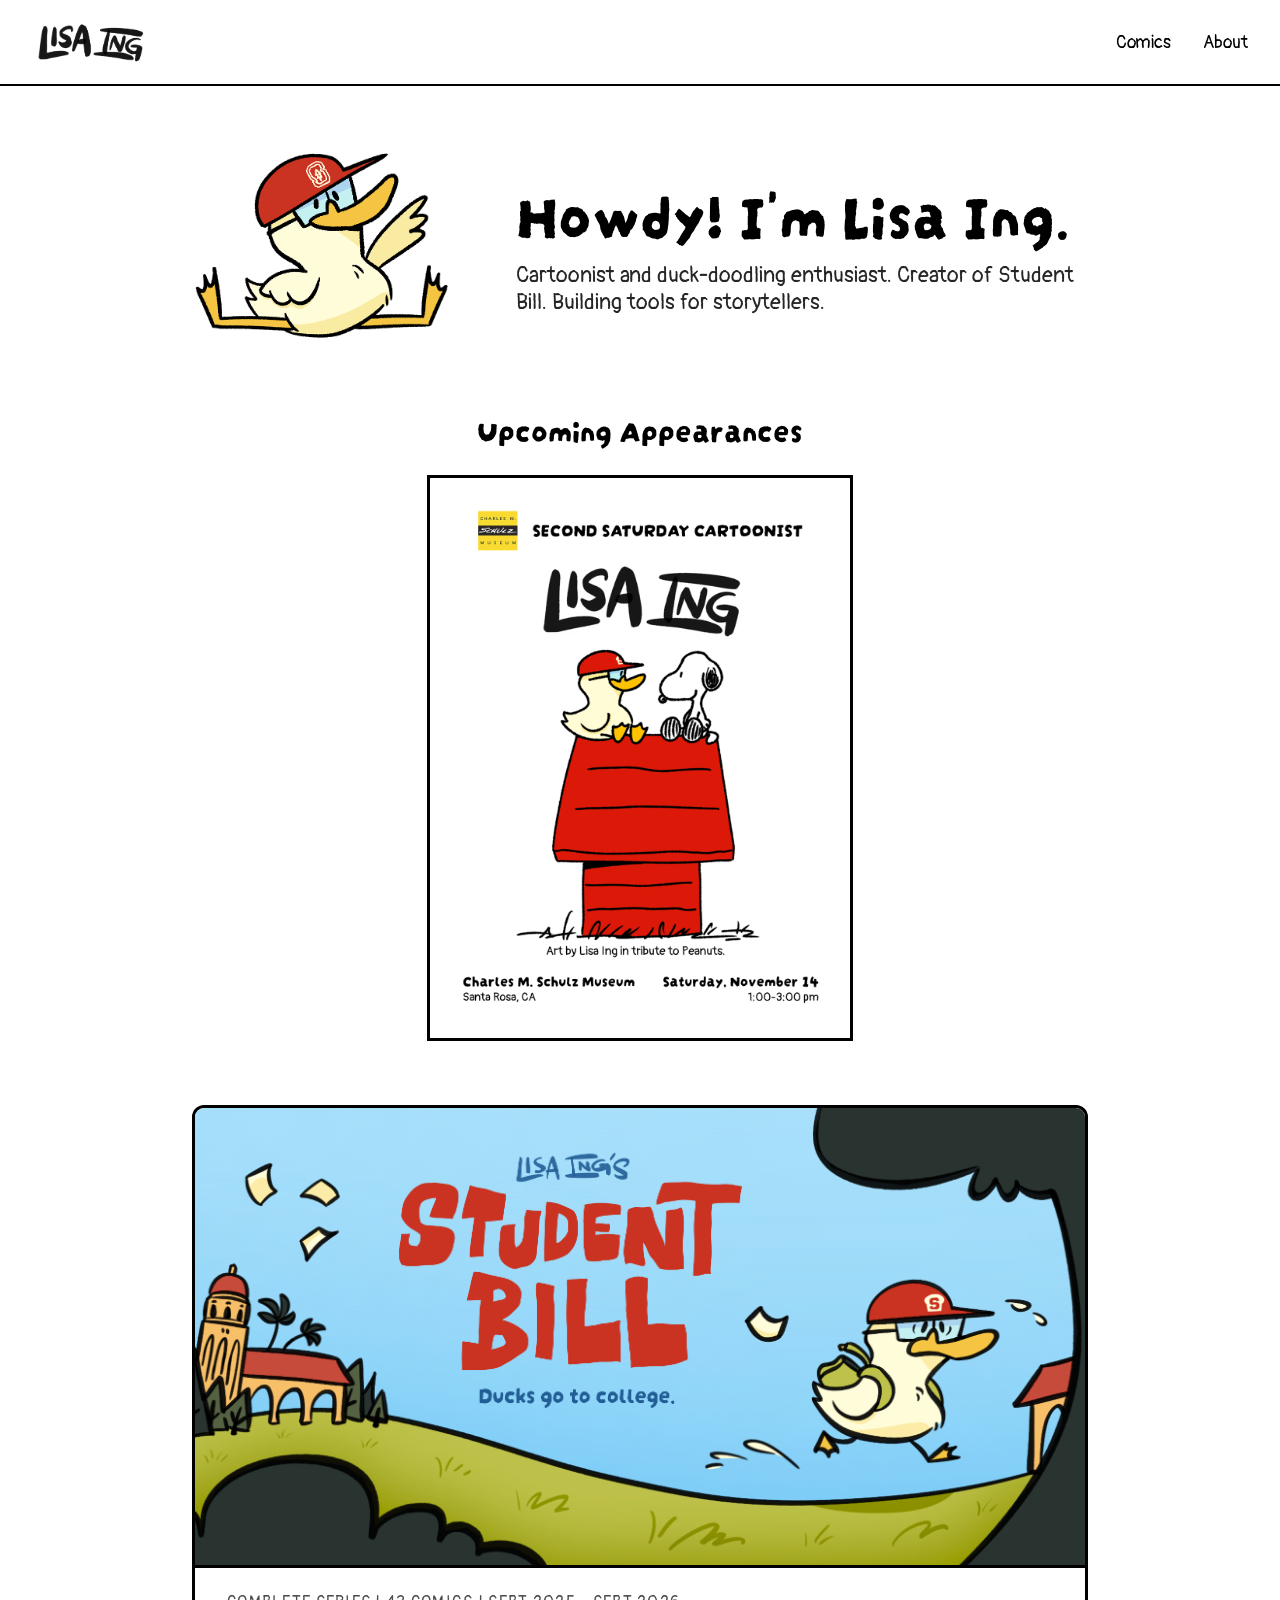
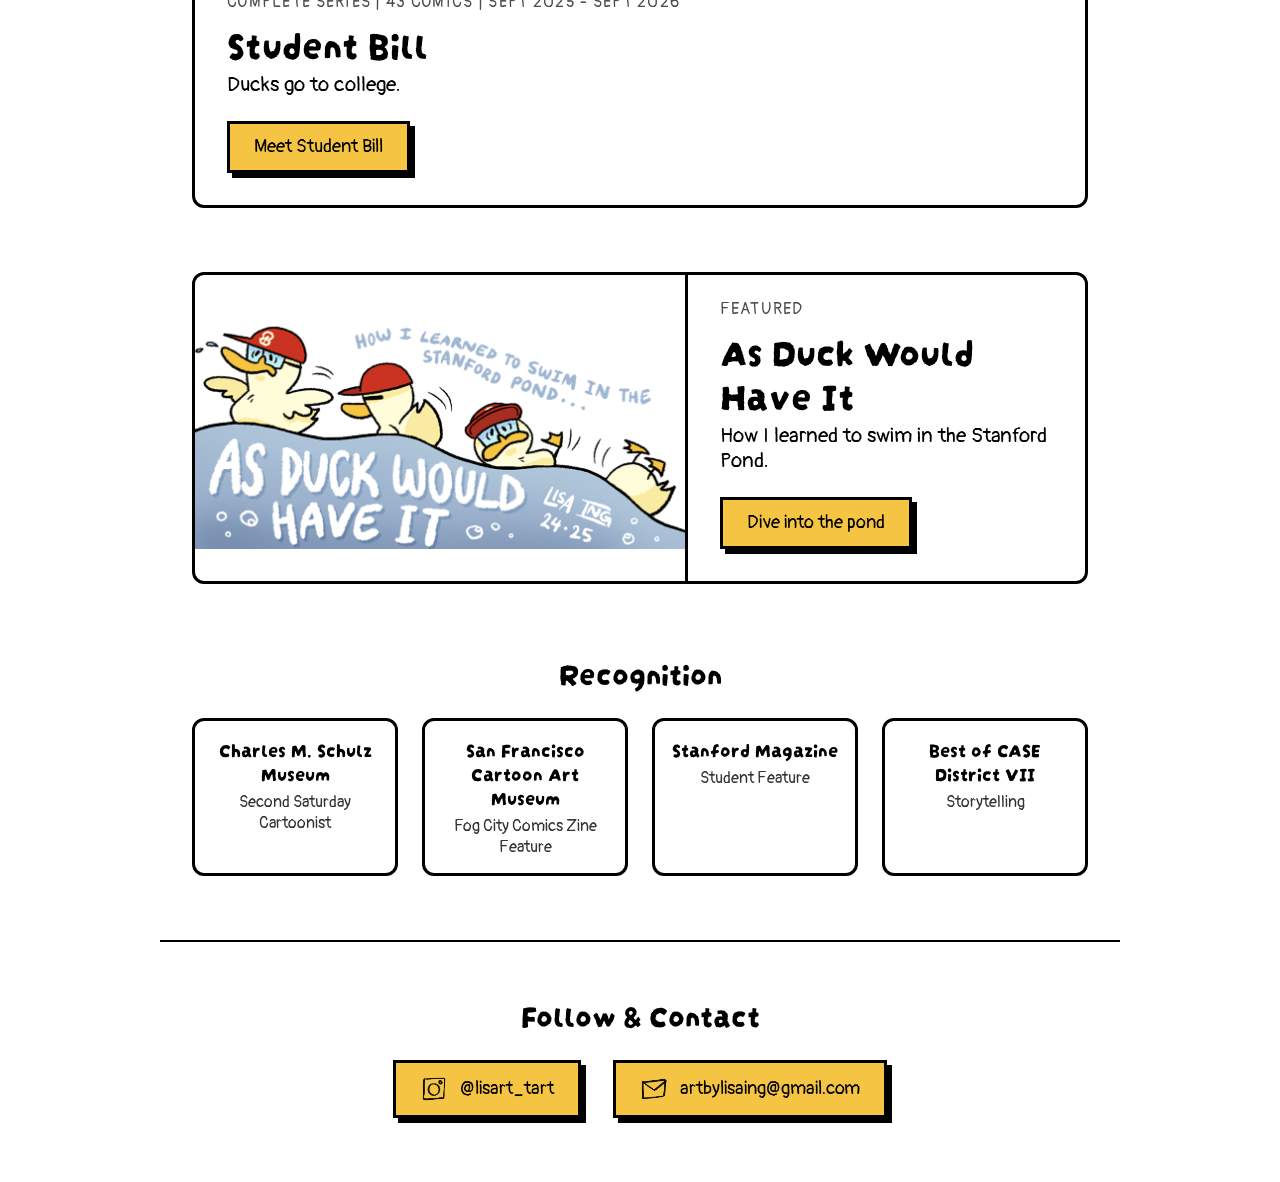
<file: index.html>
<!doctype html>
<html lang="en">
  <head>
    <meta charset="UTF-8" />
    <meta name="viewport" content="width=device-width, initial-scale=1.0" />
    <title>Lisa Ing</title>

    <!-- Google Fonts -->
    <link rel="preconnect" href="https://fonts.googleapis.com" />
    <link rel="preconnect" href="https://fonts.gstatic.com" crossorigin />
    <link
      href="https://fonts.googleapis.com/css2?family=Darumadrop+One&family=Pangolin&display=swap"
      rel="stylesheet"
    />

    <link rel="icon" type="image/png" href="assets/favicon.png" />
    <link rel="stylesheet" href="style.css" />
  </head>
  <body>
    <header class="site-header">
      <a href="./" class="site-name">
        <img width="1276" height="484" src="assets/signature-logo.png" alt="Lisa Ing, home" />
      </a>
      <nav class="site-nav">
        <a href="comics/">Comics</a>
        <a href="about/">About</a>
      </nav>
    </header>

    <main>
      <section class="hero">
        <img width="661" height="485" src="assets/duck.png" alt="Duck illustration" class="duck" />
        <div class="intro">
          <h1>Howdy! I'm Lisa Ing.</h1>
          <p>
            Cartoonist and duck-doodling enthusiast. Creator of Student Bill.
            Building tools for storytellers.
          </p>
        </div>
      </section>

      <section class="spotlight">
        <section class="appearances" aria-labelledby="appearances-title">
          <h2 id="appearances-title" class="section-title">
            Upcoming Appearances
          </h2>
          <a
            href="https://schulzmuseum.org/lisa-ing/"
            target="_blank"
            rel="noopener noreferrer"
            class="poster-link"
          >
            <img width="1080" height="1440" loading="lazy" decoding="async"
              src="assets/Schulz%20Museum%20Poster.png"
              alt="Charles M. Schulz Museum Second Saturday Cartoonist poster: Lisa Ing. A duck in a red cap sits on Snoopy's doghouse next to Snoopy. Saturday, November 14, 1:00-3:00 pm, Santa Rosa, CA."
              class="poster"
            />
          </a>
        </section>

        <!-- Flagship: Student Bill -->
        <section class="feature feature-flagship" aria-labelledby="sb-title">
          <img width="3662" height="1882" loading="lazy" decoding="async"
            src="assets/student-bill-banner.png"
            alt="Student Bill: Ducks go to college. A duck in a red cap and backpack runs across a hill toward the Stanford campus."
            class="feature-img"
          />
          <div class="feature-body">
            <p class="eyebrow">
              Complete Series | 43 comics | Sept 2025 - Sept 2026
            </p>
            <h2 id="sb-title">Student Bill</h2>
            <p class="feature-meta">Ducks go to college.</p>
            <a href="comics/student-bill/" class="btn">Meet Student Bill</a>
          </div>
        </section>

        <!-- Featured: As Duck Would Have It -->
        <section
          class="feature feature-secondary"
          aria-labelledby="aduck-title"
        >
          <img width="987" height="487" loading="lazy" decoding="async"
            src="assets/as-duck-would-have-it-banner.png"
            alt="As Duck Would Have It: four ducklings in red caps tumble down a wave. How I learned to swim in the Stanford Pond."
            class="feature-img"
          />
          <div class="feature-body">
            <p class="eyebrow">Featured</p>
            <h2 id="aduck-title">As Duck Would Have It</h2>
            <p class="feature-meta">
              How I learned to swim in the Stanford Pond.
            </p>
            <a href="comics/as-duck-would-have-it/" class="btn"
              >Dive into the pond</a
            >
          </div>
        </section>

        <!-- Recognition strip -->
        <section class="recognition" aria-labelledby="rec-title">
          <h2 id="rec-title" class="section-title">Recognition</h2>
          <ul class="rec-list">
            <li>
              <a
                href="https://schulzmuseum.org/lisa-ing/"
                target="_blank"
                rel="noopener noreferrer"
                class="rec-item"
              >
                <span class="rec-title">Charles M. Schulz Museum</span>
                <span class="rec-sub">Second Saturday Cartoonist</span>
              </a>
            </li>
            <li>
              <a
                href="https://www.cartoonart.org/fog-city-comics-zine"
                target="_blank"
                rel="noopener noreferrer"
                class="rec-item"
              >
                <span class="rec-title">San Francisco Cartoon Art Museum</span>
                <span class="rec-sub">Fog City Comics Zine Feature</span>
              </a>
            </li>
            <li>
              <a
                href="https://stanfordmag.org/contents/as-duck-would-have-it"
                target="_blank"
                rel="noopener noreferrer"
                class="rec-item"
              >
                <span class="rec-title">Stanford Magazine</span>
                <span class="rec-sub">Student Feature</span>
              </a>
            </li>
            <li>
              <a
                href="https://caseawards.secure-platform.com/a/gallery/rounds/501/details/276316"
                target="_blank"
                rel="noopener noreferrer"
                class="rec-item"
              >
                <span class="rec-title">Best of CASE District VII</span>
                <span class="rec-sub">Storytelling</span>
              </a>
            </li>
          </ul>
        </section>
      </section>
    </main>

    <footer class="site-footer">
      <h2 class="section-title">Follow &amp; Contact</h2>
      <div class="btn-row">
        <a
          href="https://www.instagram.com/lisart_tart/"
          target="_blank"
          rel="noopener noreferrer"
          class="btn btn-icon"
        >
          <img width="105" height="105" src="assets/icon-instagram.png" alt="" />
          <span>@lisart_tart</span>
        </a>
        <a href="mailto:artbylisaing@gmail.com" class="btn btn-icon">
          <img width="105" height="105" src="assets/icon-mail.png" alt="" />
          <span>artbylisaing@gmail.com</span>
        </a>
      </div>
    </footer>
  </body>
</html>
</file>
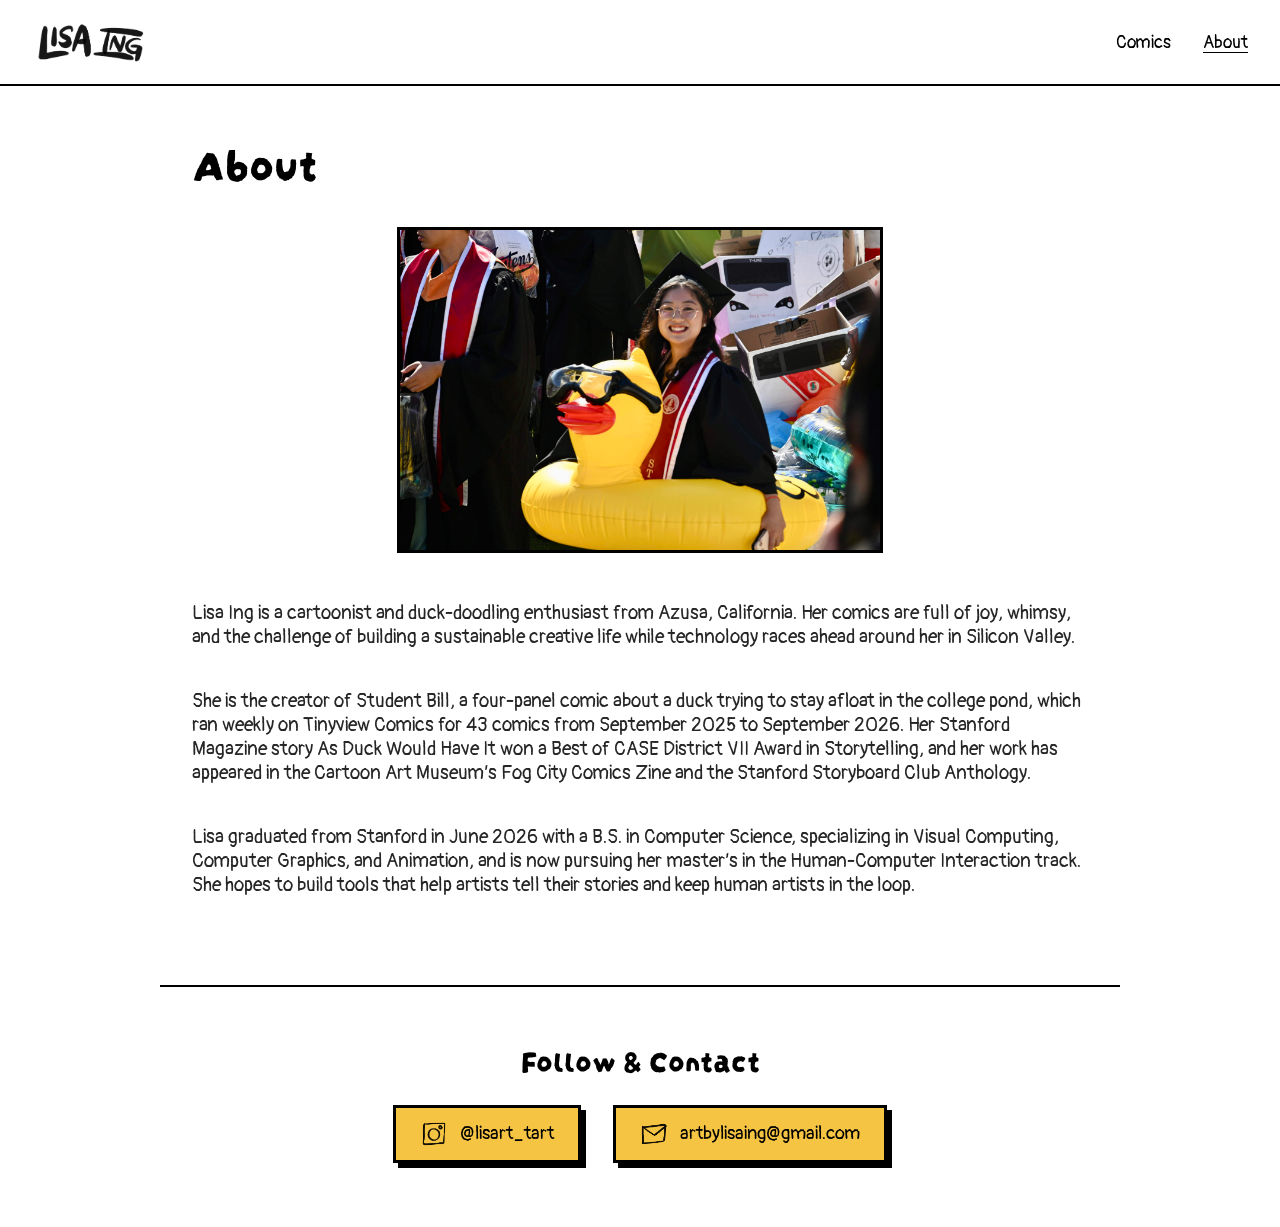
<file: about/index.html>
<!doctype html>
<html lang="en">
  <head>
    <meta charset="UTF-8" />
    <meta name="viewport" content="width=device-width, initial-scale=1.0" />
    <title>About | Lisa Ing</title>

    <!-- Google Fonts -->
    <link rel="preconnect" href="https://fonts.googleapis.com" />
    <link rel="preconnect" href="https://fonts.gstatic.com" crossorigin />
    <link
      href="https://fonts.googleapis.com/css2?family=Darumadrop+One&family=Pangolin&display=swap"
      rel="stylesheet"
    />

    <link rel="icon" type="image/png" href="../assets/favicon.png" />
    <link rel="stylesheet" href="../style.css" />
  </head>
  <body>
    <header class="site-header">
      <a href="../" class="site-name">
        <img width="1276" height="484" src="../assets/signature-logo.png" alt="Lisa Ing, home" />
      </a>
      <nav class="site-nav">
        <a href="../comics/">Comics</a>
        <a href="../about/" aria-current="page">About</a>
      </nav>
    </header>

    <main class="subpage">
      <h1>About</h1>
      <img width="3240" height="2160"
        src="../comics/student-bill/grad_duck.jpg"
        alt="Illustration of a duck in graduation attire"
        class="sb-note-img"
      />
      <p class="lede">
        Lisa Ing is a cartoonist and duck-doodling enthusiast from Azusa,
        California. Her comics are full of joy, whimsy, and the challenge of
        building a sustainable creative life while technology races ahead around
        her in Silicon Valley.
      </p>
      <p class="lede">
        She is the creator of Student Bill, a four-panel comic about a duck
        trying to stay afloat in the college pond, which ran weekly on Tinyview
        Comics for 43 comics from September 2025 to September 2026. Her Stanford
        Magazine story As Duck Would Have It won a Best of CASE District VII
        Award in Storytelling, and her work has appeared in the Cartoon Art
        Museum’s Fog City Comics Zine and the Stanford Storyboard Club
        Anthology.
      </p>
      <p class="lede">
        Lisa graduated from Stanford in June 2026 with a B.S. in Computer
        Science, specializing in Visual Computing, Computer Graphics, and
        Animation, and is now pursuing her master’s in the Human-Computer
        Interaction track. She hopes to build tools that help artists tell their
        stories and keep human artists in the loop.
      </p>
    </main>

    <footer class="site-footer">
      <h2 class="section-title">Follow &amp; Contact</h2>
      <div class="btn-row">
        <a
          href="https://www.instagram.com/lisart_tart/"
          target="_blank"
          rel="noopener noreferrer"
          class="btn btn-icon"
        >
          <img width="105" height="105" src="../assets/icon-instagram.png" alt="" />
          <span>@lisart_tart</span>
        </a>
        <a href="mailto:artbylisaing@gmail.com" class="btn btn-icon">
          <img width="105" height="105" src="../assets/icon-mail.png" alt="" />
          <span>artbylisaing@gmail.com</span>
        </a>
      </div>
    </footer>
  </body>
</html>
</file>
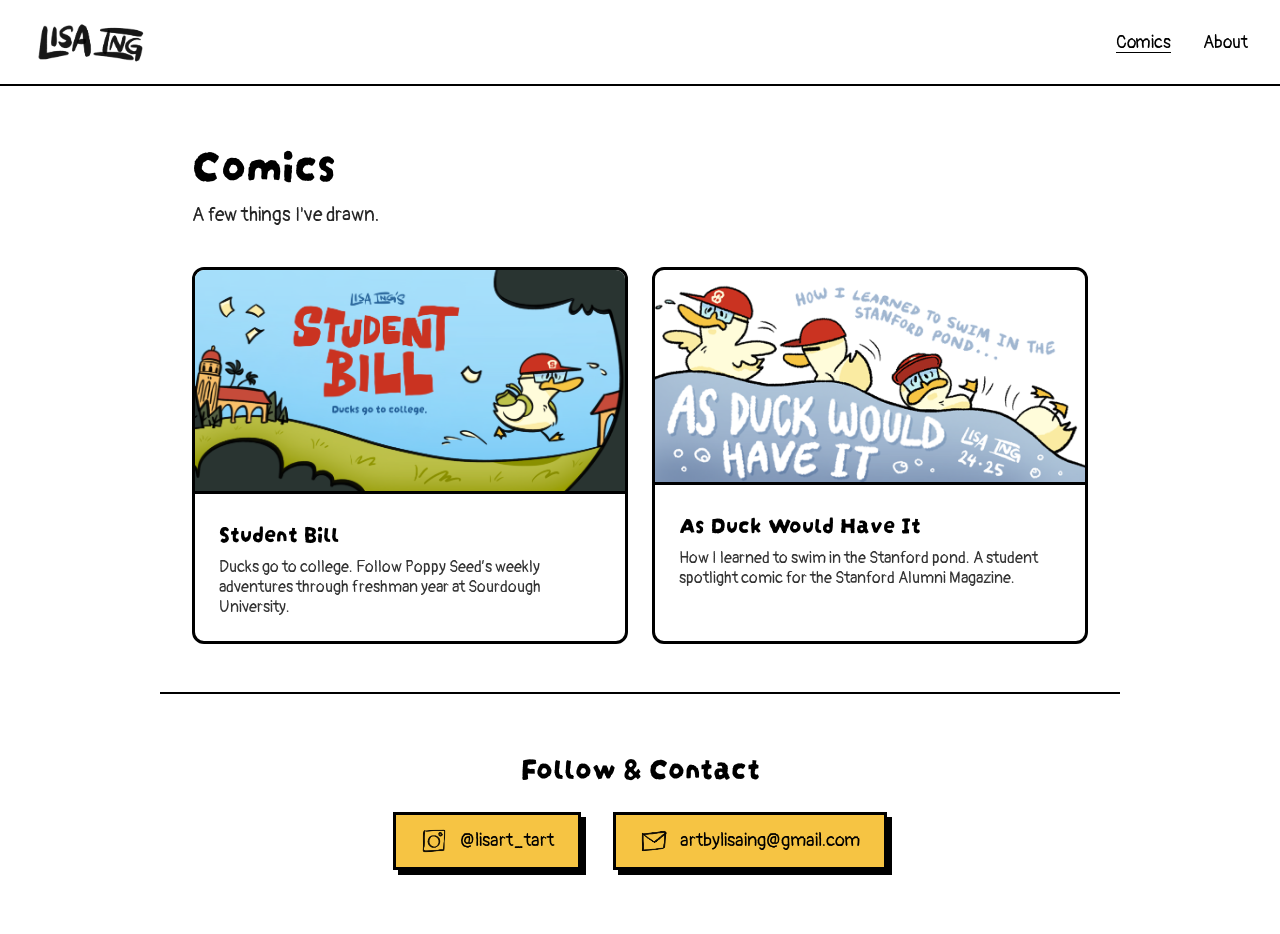
<file: comics/index.html>
<!doctype html>
<html lang="en">
  <head>
    <meta charset="UTF-8" />
    <meta name="viewport" content="width=device-width, initial-scale=1.0" />
    <title>Comics | Lisa Ing</title>

    <!-- Google Fonts -->
    <link rel="preconnect" href="https://fonts.googleapis.com" />
    <link rel="preconnect" href="https://fonts.gstatic.com" crossorigin />
    <link
      href="https://fonts.googleapis.com/css2?family=Darumadrop+One&family=Pangolin&display=swap"
      rel="stylesheet"
    />

    <link rel="icon" type="image/png" href="../assets/favicon.png" />
    <link rel="stylesheet" href="../style.css" />
  </head>
  <body>
    <header class="site-header">
      <a href="../" class="site-name">
        <img width="1276" height="484" src="../assets/signature-logo.png" alt="Lisa Ing, home" />
      </a>
      <nav class="site-nav">
        <a href="../comics/" aria-current="page">Comics</a>
        <a href="../about/">About</a>
      </nav>
    </header>

    <main class="subpage">
      <h1>Comics</h1>
      <p class="lede">A few things I've drawn.</p>

      <div class="cards">
        <a href="student-bill/" class="card card-project">
          <img width="3662" height="1882"
            src="../assets/student-bill-banner.png"
            alt="Student Bill: Ducks go to college. A duck in a red cap and backpack runs across a hill toward the Stanford campus."
          />
          <div class="card-body">
            <h2>Student Bill</h2>
            <p>
              Ducks go to college. Follow Poppy Seed’s weekly adventures through
              freshman year at Sourdough University.
            </p>
          </div>
        </a>
        <a href="as-duck-would-have-it/" class="card card-project">
          <img width="987" height="487"
            src="../assets/as-duck-would-have-it-banner.png"
            alt="As Duck Would Have It: four ducklings in red caps tumble down a wave."
          />
          <div class="card-body">
            <h2>As Duck Would Have It</h2>
            <p>
              How I learned to swim in the Stanford pond. A student spotlight
              comic for the Stanford Alumni Magazine.
            </p>
          </div>
        </a>
      </div>
    </main>

    <footer class="site-footer">
      <h2 class="section-title">Follow &amp; Contact</h2>
      <div class="btn-row">
        <a
          href="https://www.instagram.com/lisart_tart/"
          target="_blank"
          rel="noopener noreferrer"
          class="btn btn-icon"
        >
          <img width="105" height="105" src="../assets/icon-instagram.png" alt="" />
          <span>@lisart_tart</span>
        </a>
        <a href="mailto:artbylisaing@gmail.com" class="btn btn-icon">
          <img width="105" height="105" src="../assets/icon-mail.png" alt="" />
          <span>artbylisaing@gmail.com</span>
        </a>
      </div>
    </footer>
  </body>
</html>
</file>
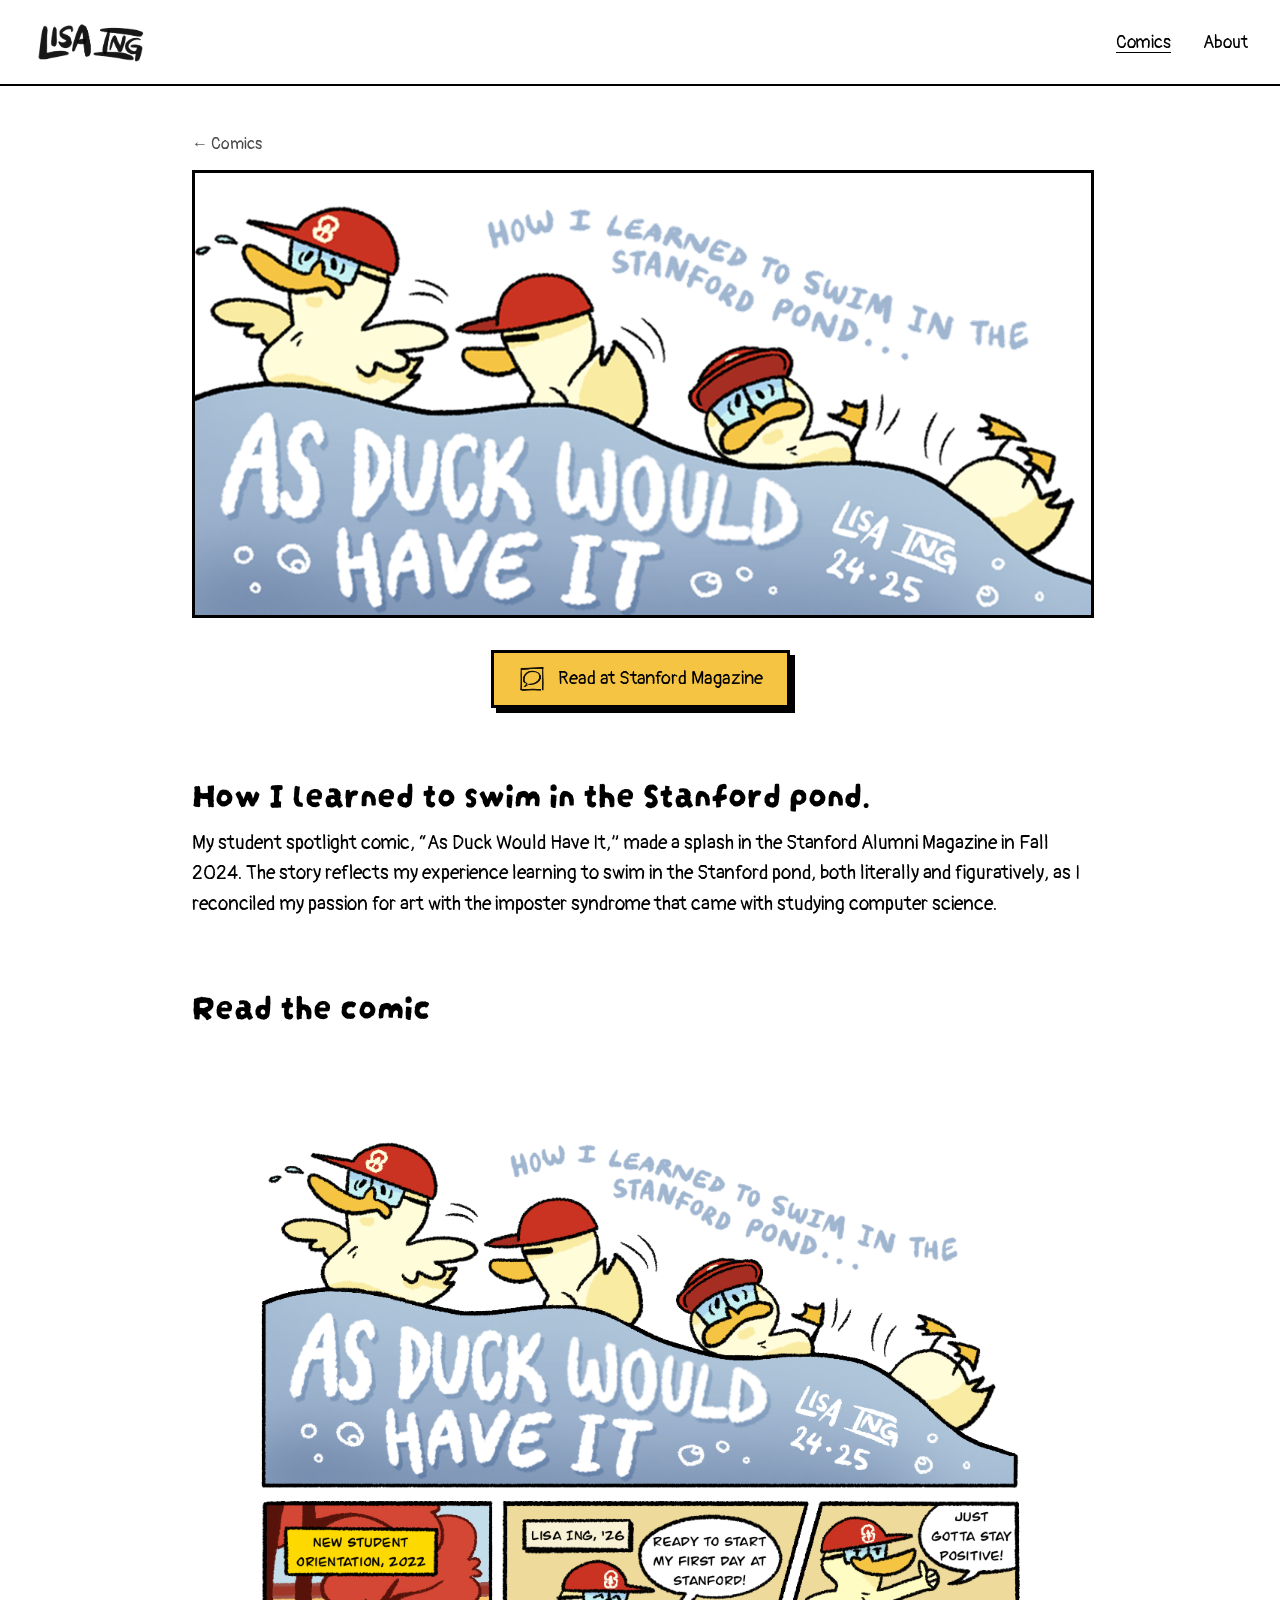
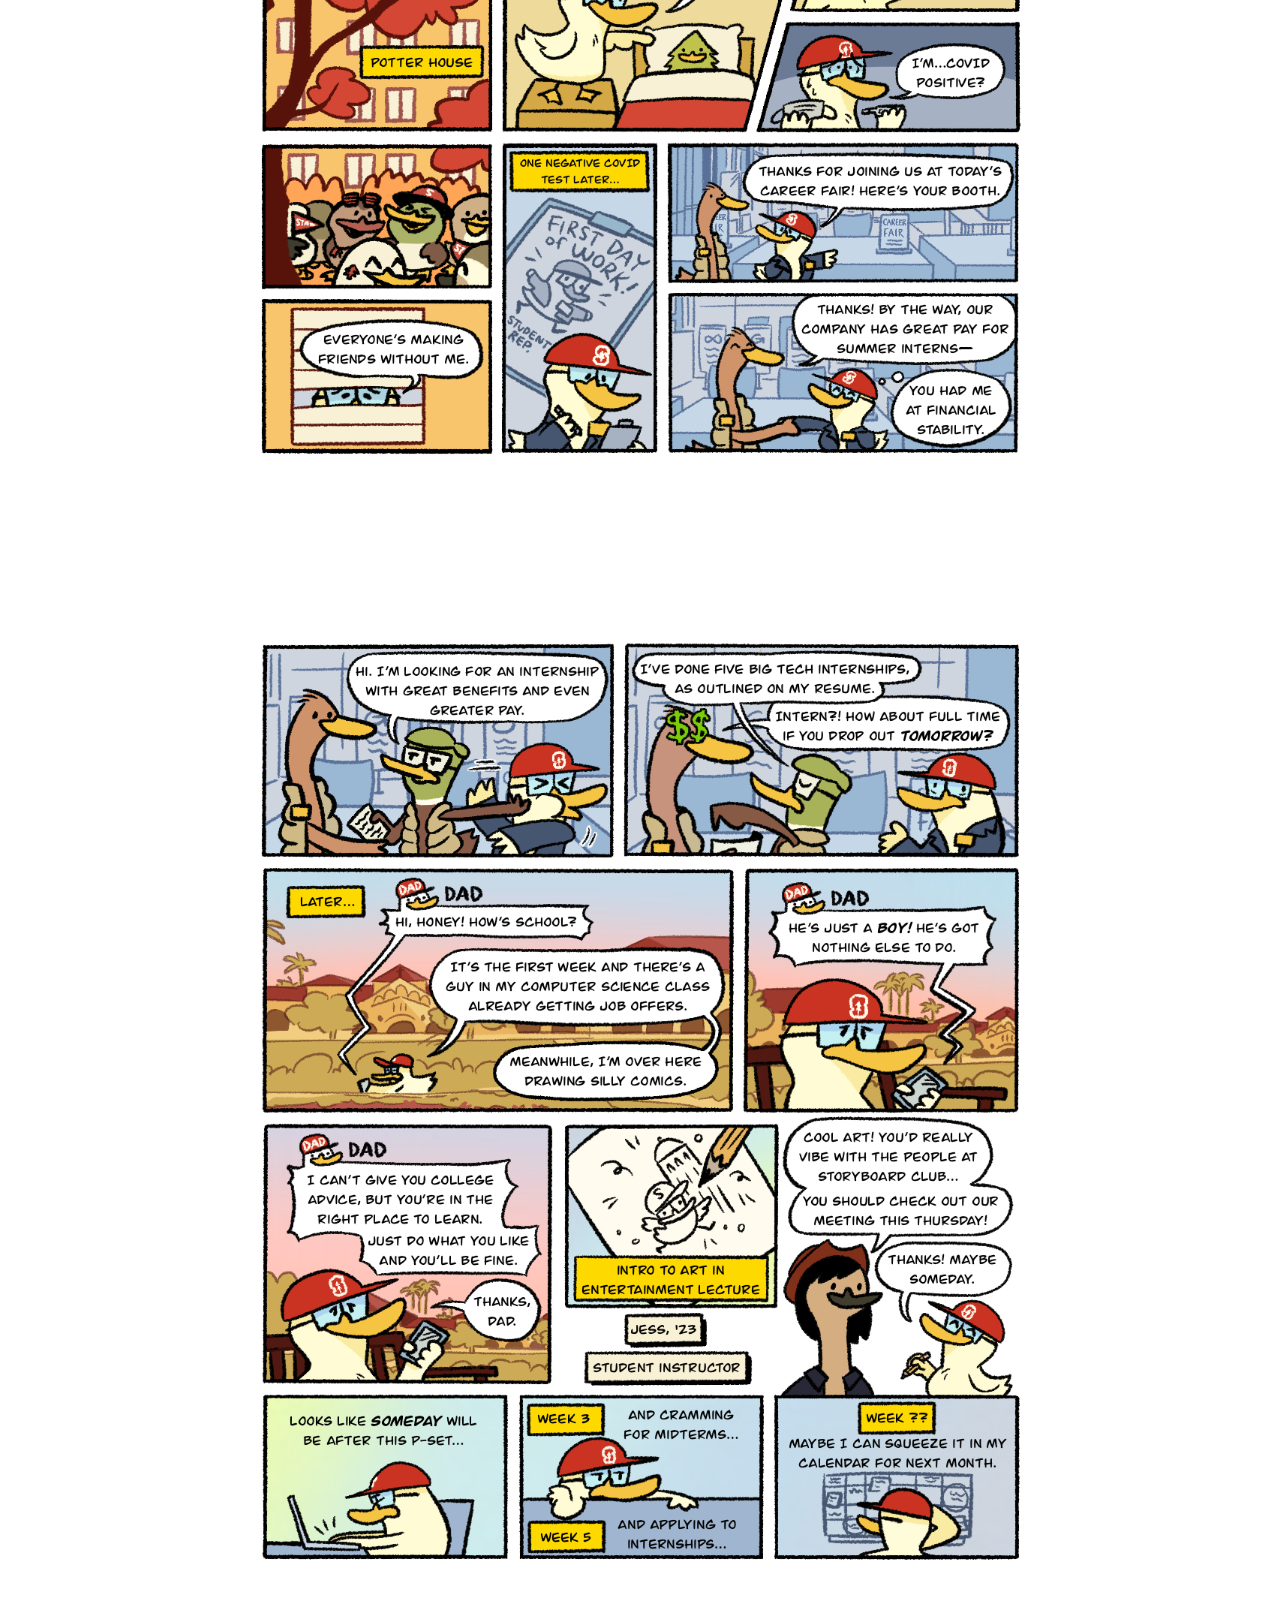
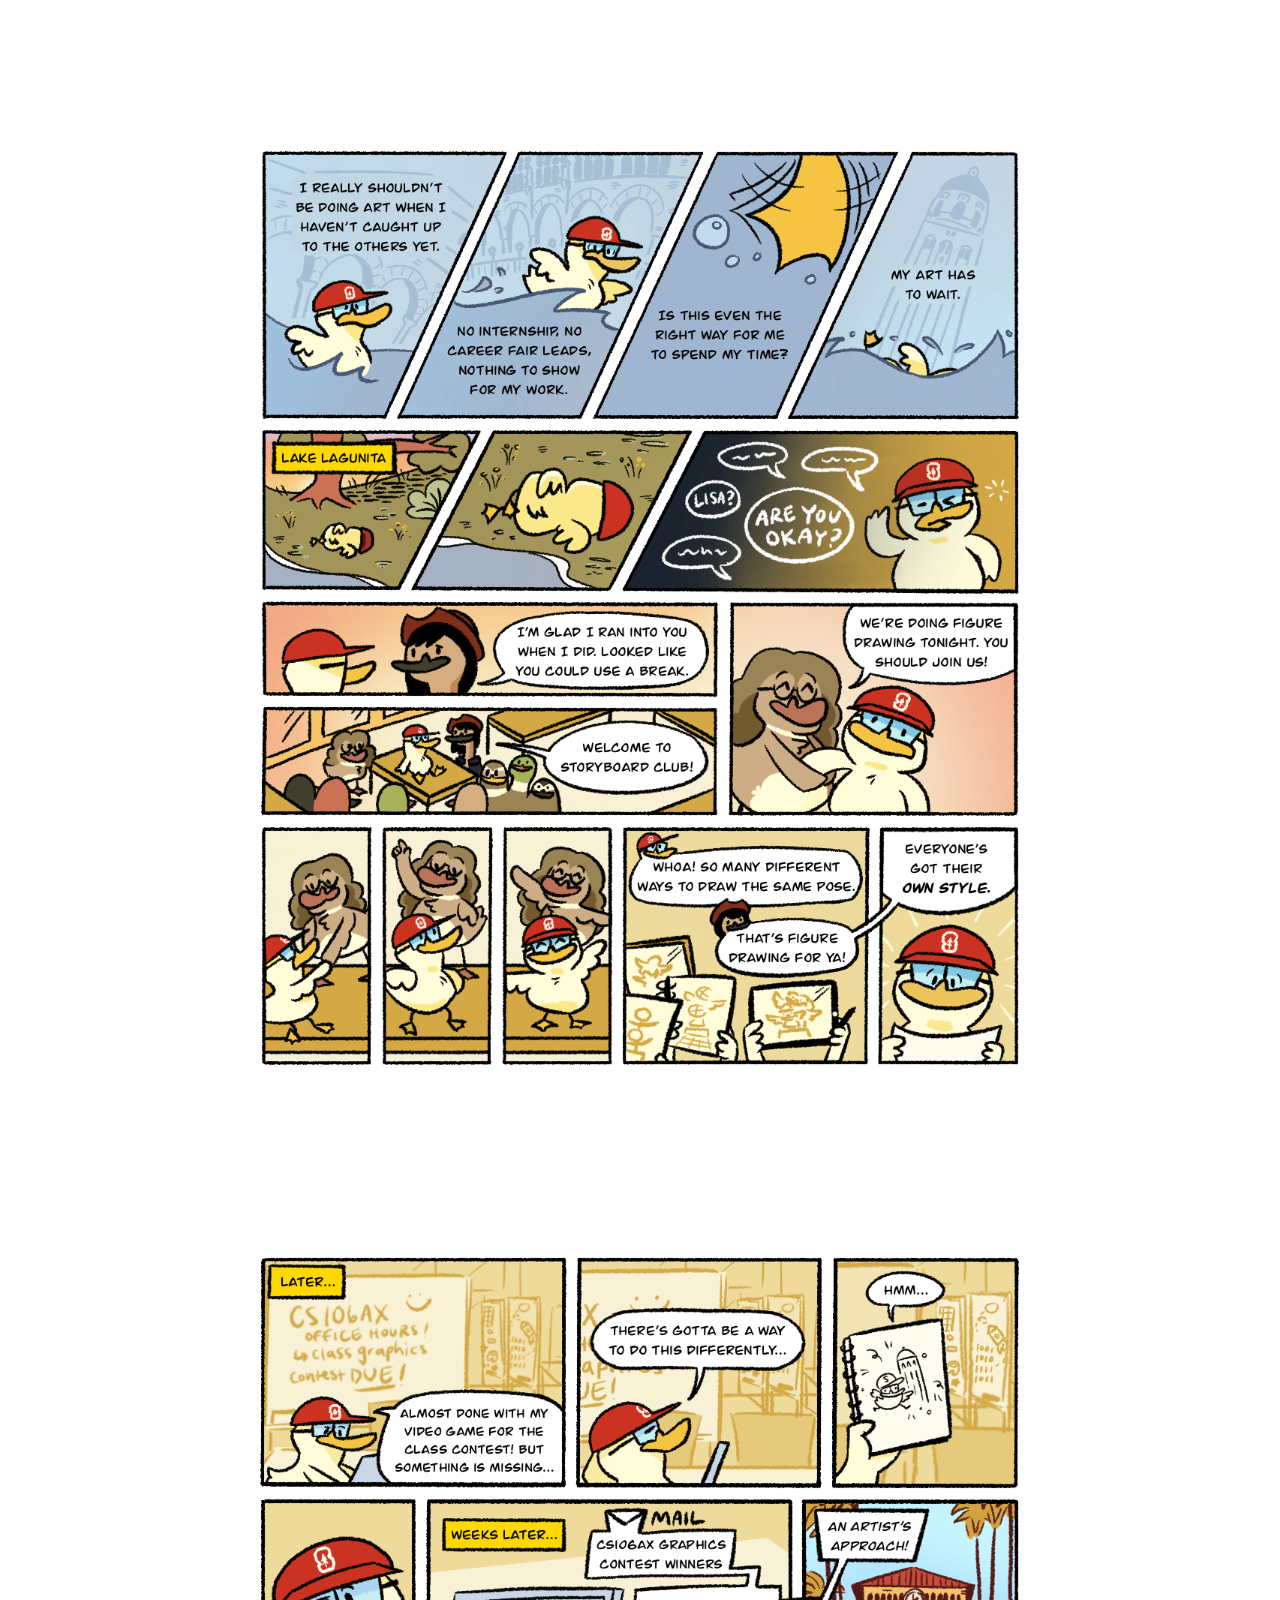
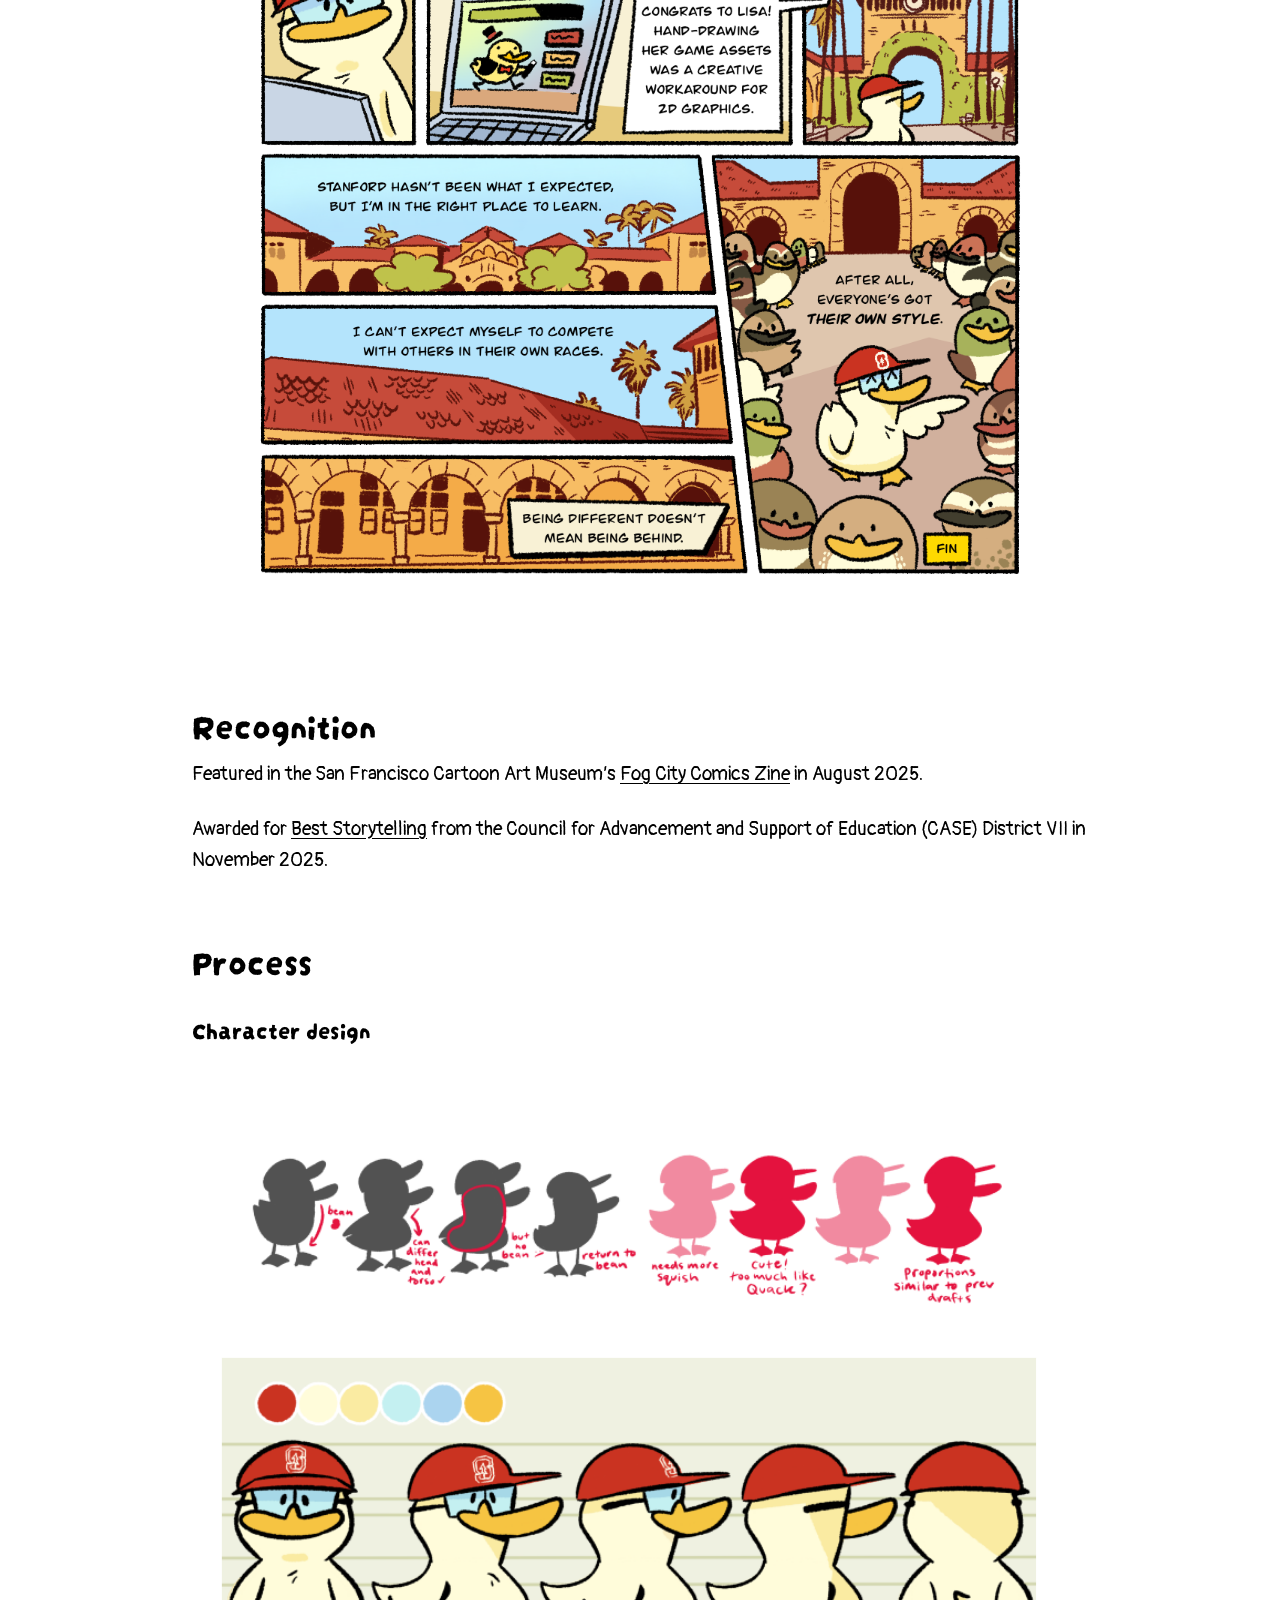
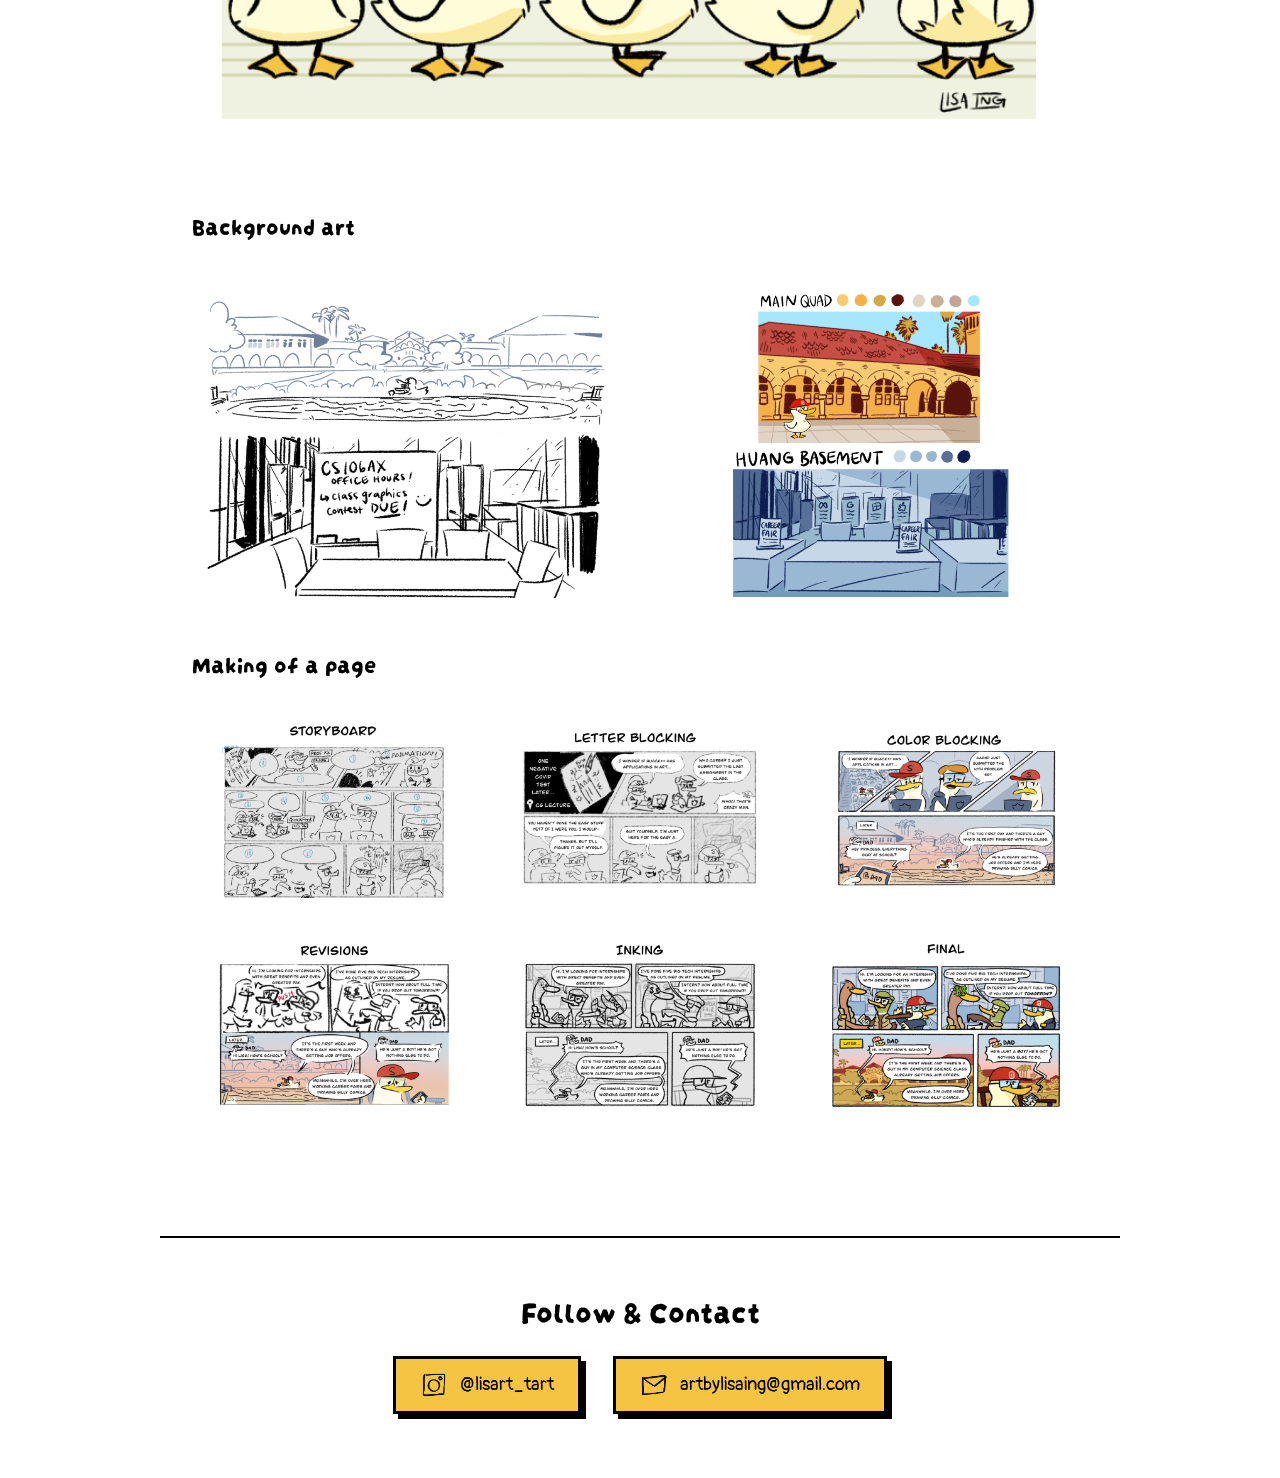
<file: comics/as-duck-would-have-it/index.html>
<!doctype html>
<html lang="en">
  <head>
    <meta charset="UTF-8" />
    <meta name="viewport" content="width=device-width, initial-scale=1.0" />
    <title>As Duck Would Have It | Lisa Ing</title>

    <!-- Google Fonts -->
    <link rel="preconnect" href="https://fonts.googleapis.com" />
    <link rel="preconnect" href="https://fonts.gstatic.com" crossorigin />
    <link
      href="https://fonts.googleapis.com/css2?family=Darumadrop+One&family=Pangolin&display=swap"
      rel="stylesheet"
    />

    <link rel="icon" type="image/png" href="../../assets/favicon.png" />
    <link rel="stylesheet" href="../../style.css" />
  </head>
  <body>
    <header class="site-header">
      <a href="../../" class="site-name">
        <img width="1276" height="484" src="../../assets/signature-logo.png" alt="Lisa Ing, home" />
      </a>
      <nav class="site-nav">
        <a href="../../comics/" aria-current="page">Comics</a>
        <a href="../../about/">About</a>
      </nav>
    </header>

    <main class="subpage sb-page">
      <p class="breadcrumb"><a href="../">&larr; Comics</a></p>

      <!-- Hero -->
      <section class="sb-hero">
        <div class="banner-wrap">
          <img width="987" height="487"
            src="../../assets/as-duck-would-have-it-banner.png"
            alt="As Duck Would Have It: four ducklings in red caps tumble down a wave."
            class="sb-banner"
          />
        </div>
        <a
          href="https://stanfordmag.org/contents/as-duck-would-have-it"
          target="_blank"
          rel="noopener noreferrer"
          class="btn btn-icon"
        >
          <img width="105" height="105" src="../../assets/icon-comic.png" alt="" />
          <span>Read at Stanford Magazine</span>
        </a>
      </section>

      <!-- Hook + context -->
      <section class="sb-section" aria-labelledby="context-title">
        <h2 id="context-title" class="sb-title">
          How I learned to swim in the Stanford pond.
        </h2>
        <p>
          My student spotlight comic, &ldquo;As Duck Would Have It,&rdquo; made
          a splash in the Stanford Alumni Magazine in Fall 2024. The story
          reflects my experience learning to swim in the Stanford pond, both
          literally and figuratively, as I reconciled my passion for art with
          the imposter syndrome that came with studying computer science.
        </p>
      </section>

      <!-- Final comic -->
      <section class="sb-section" aria-labelledby="read-title">
        <h2 id="read-title">Read the comic</h2>
        <div class="comic-pages">
          <img width="1194" height="1442" loading="lazy" decoding="async"
            src="Final%20Comic%201.png"
            alt="As Duck Would Have It, page 1"
          />
          <img width="1194" height="1442" loading="lazy" decoding="async"
            src="Final%20Comic%202.png"
            alt="As Duck Would Have It, page 2"
          />
          <img width="1194" height="1442" loading="lazy" decoding="async"
            src="Final%20Comic%203.png"
            alt="As Duck Would Have It, page 3"
          />
          <img width="1194" height="1442" loading="lazy" decoding="async"
            src="Final%20Comic%204.png"
            alt="As Duck Would Have It, page 4"
          />
        </div>
      </section>

      <!-- Callouts -->
      <section class="sb-section" aria-labelledby="recognition-title">
        <h2 id="recognition-title">Recognition</h2>
        <p>
          Featured in the San Francisco Cartoon Art Museum&rsquo;s
          <a
            href="https://www.cartoonart.org/fog-city-comics-zine"
            target="_blank"
            rel="noopener noreferrer"
            >Fog City Comics Zine</a
          >
          in August 2025.
        </p>
        <p>
          Awarded for
          <a
            href="https://caseawards.secure-platform.com/a/gallery/rounds/501/details/276316"
            target="_blank"
            rel="noopener noreferrer"
            >Best Storytelling</a
          >
          from the Council for Advancement and Support of Education (CASE)
          District VII in November 2025.
        </p>
      </section>

      <!-- Process -->
      <section class="sb-section" aria-labelledby="process-title">
        <h2 id="process-title">Process</h2>

        <h3>Character design</h3>
        <div class="sb-previews">
          <img width="810" height="630" loading="lazy" decoding="async" src="character%20design.png" alt="Character design sketches" />
        </div>

        <h3>Background art</h3>
        <div class="sb-previews">
          <img width="810" height="630" loading="lazy" decoding="async" src="background%20art%201.png" alt="Background art, scene 1" />
          <img width="810" height="630" loading="lazy" decoding="async" src="background%20art%202.png" alt="Background art, scene 2" />
        </div>

        <h3>Making of a page</h3>
        <div class="sb-previews">
          <img width="450" height="309" loading="lazy" decoding="async"
            src="making%20of%20a%20scene%201.png"
            alt="Making of a scene, step 1"
          />
          <img width="450" height="309" loading="lazy" decoding="async"
            src="making%20of%20a%20scene%202.png"
            alt="Making of a scene, step 2"
          />
          <img width="450" height="309" loading="lazy" decoding="async"
            src="making%20of%20a%20scene%203.png"
            alt="Making of a scene, step 3"
          />
          <img width="450" height="309" loading="lazy" decoding="async"
            src="making%20of%20a%20scene%204.png"
            alt="Making of a scene, step 4"
          />
          <img width="450" height="309" loading="lazy" decoding="async"
            src="making%20of%20a%20scene%205.png"
            alt="Making of a scene, step 5"
          />
          <img width="450" height="309" loading="lazy" decoding="async"
            src="making%20of%20a%20scene%206.png"
            alt="Making of a scene, step 6"
          />
        </div>
      </section>
    </main>

    <footer class="site-footer">
      <h2 class="section-title">Follow &amp; Contact</h2>
      <div class="btn-row">
        <a
          href="https://www.instagram.com/lisart_tart/"
          target="_blank"
          rel="noopener noreferrer"
          class="btn btn-icon"
        >
          <img width="105" height="105" src="../../assets/icon-instagram.png" alt="" />
          <span>@lisart_tart</span>
        </a>
        <a href="mailto:artbylisaing@gmail.com" class="btn btn-icon">
          <img width="105" height="105" src="../../assets/icon-mail.png" alt="" />
          <span>artbylisaing@gmail.com</span>
        </a>
      </div>
    </footer>
  </body>
</html>
</file>
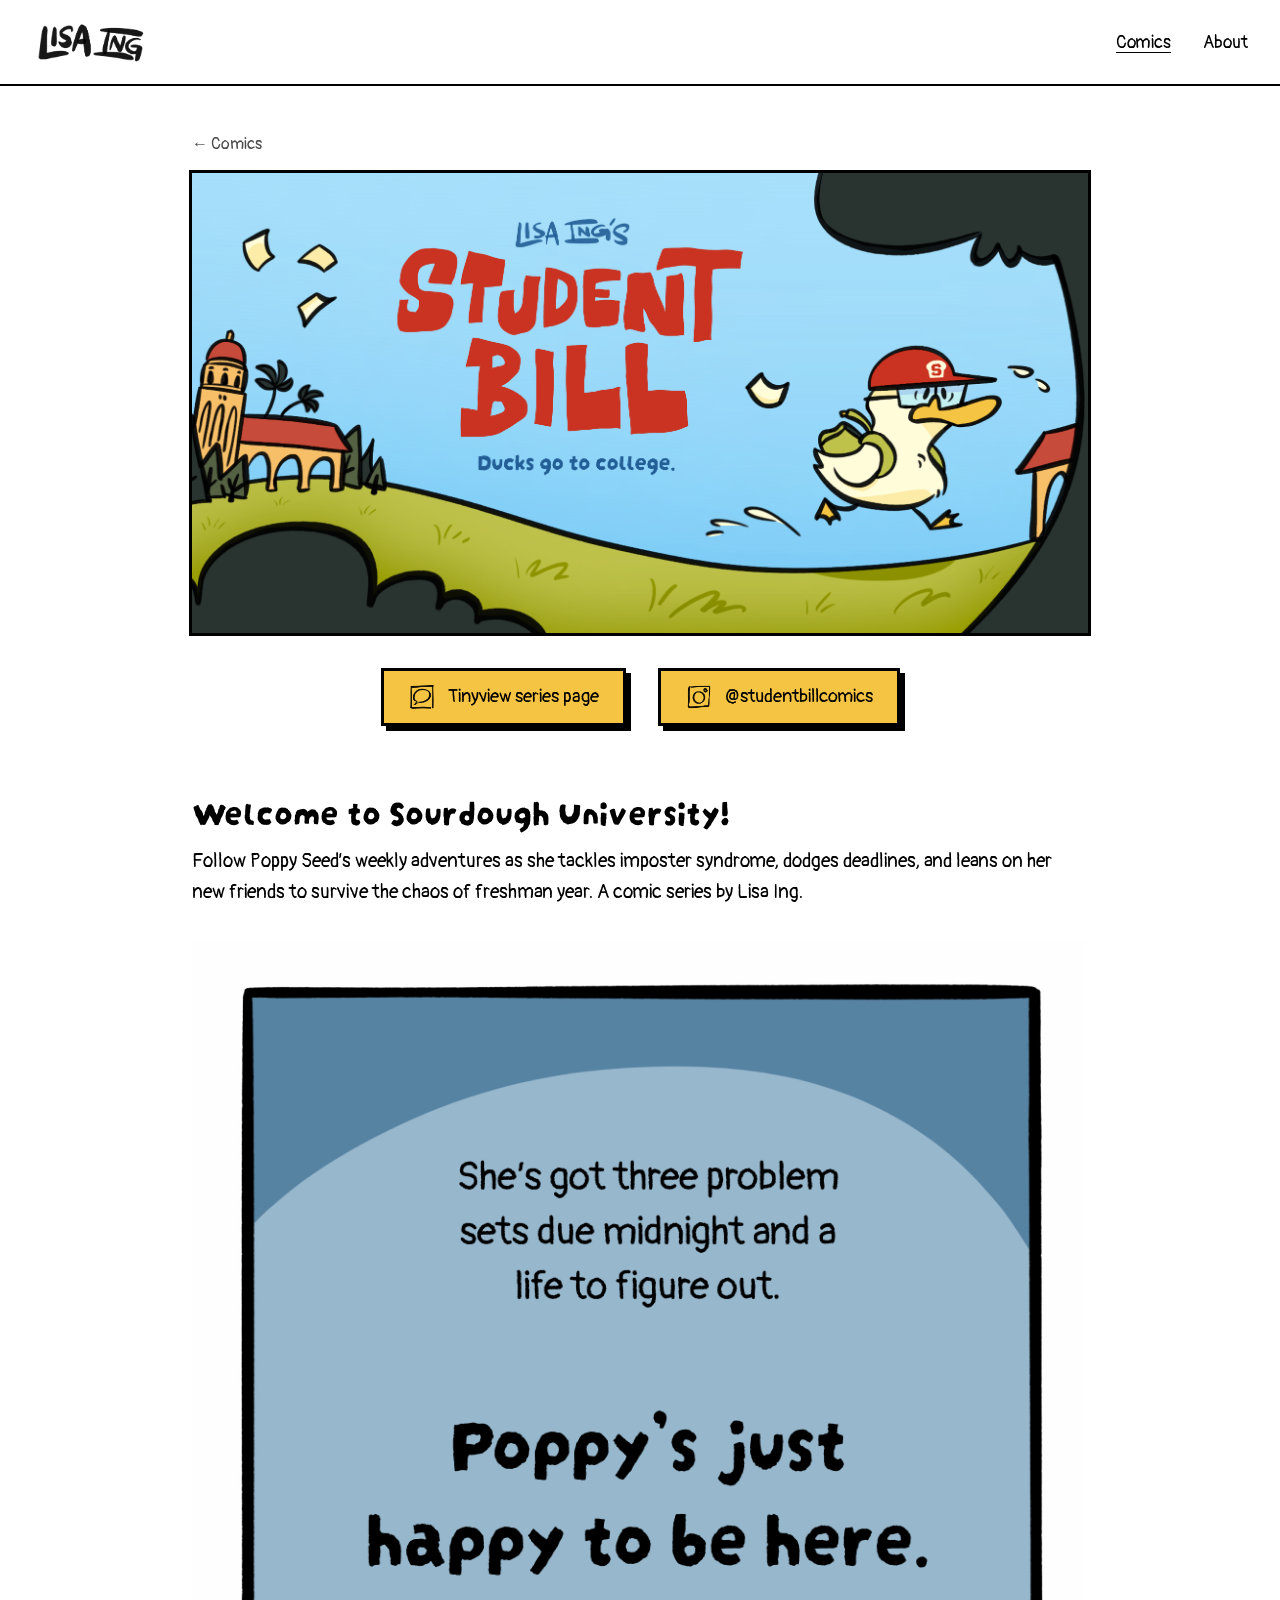
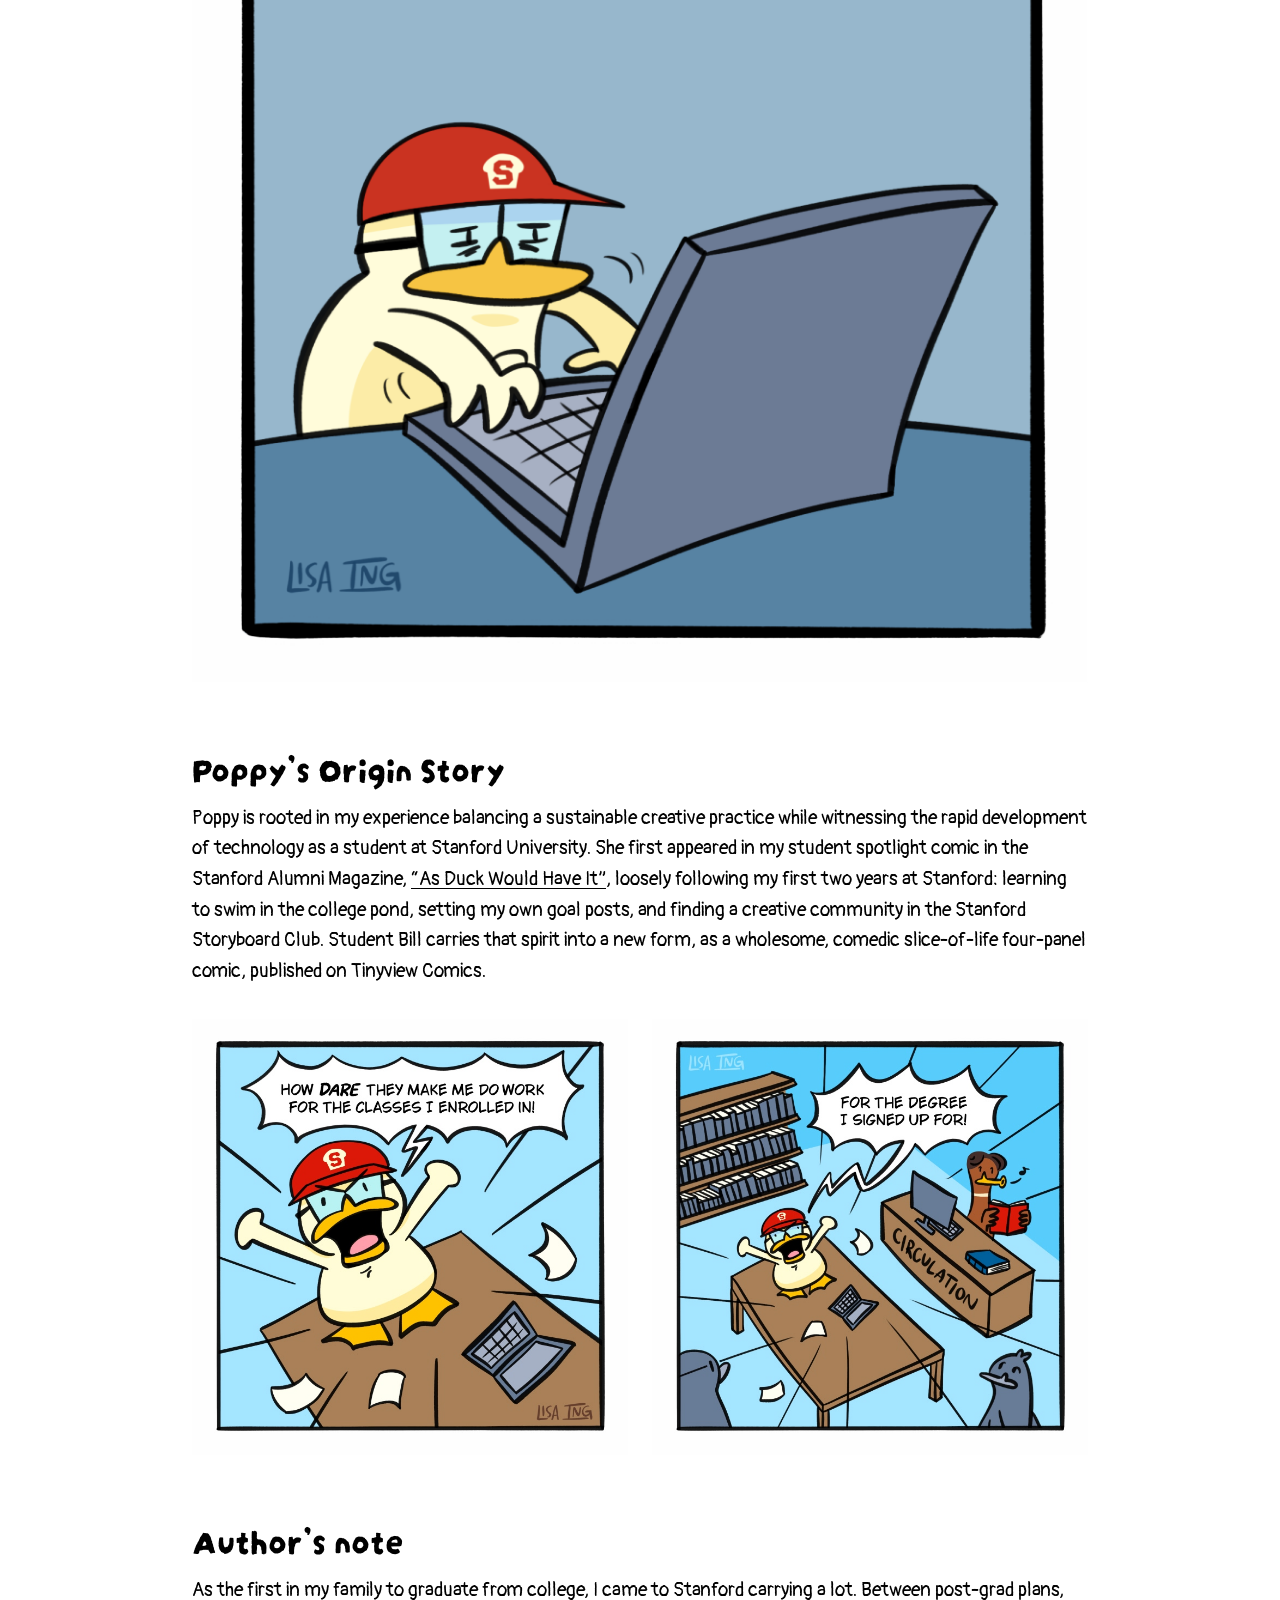
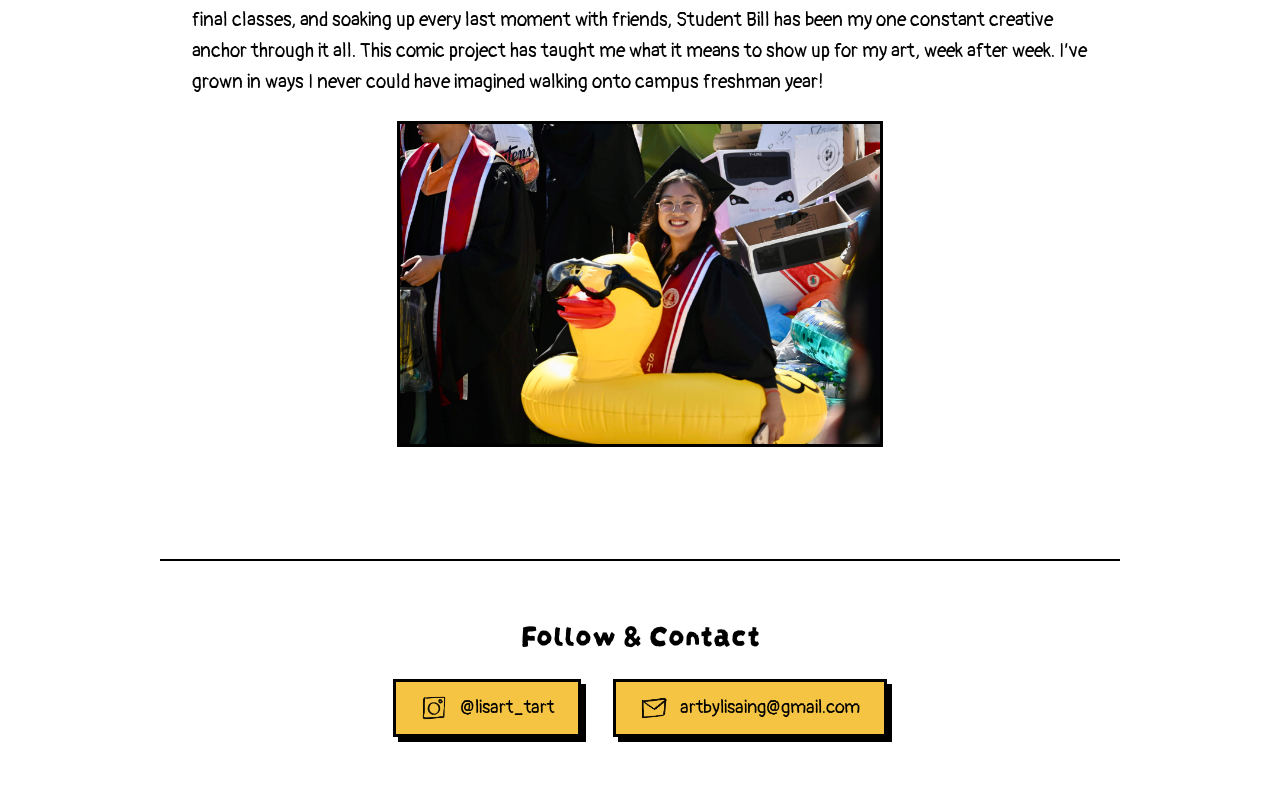
<file: comics/student-bill/index.html>
<!doctype html>
<html lang="en">
  <head>
    <meta charset="UTF-8" />
    <meta name="viewport" content="width=device-width, initial-scale=1.0" />
    <title>Student Bill | Lisa Ing</title>

    <!-- Google Fonts -->
    <link rel="preconnect" href="https://fonts.googleapis.com" />
    <link rel="preconnect" href="https://fonts.gstatic.com" crossorigin />
    <link
      href="https://fonts.googleapis.com/css2?family=Darumadrop+One&family=Pangolin&display=swap"
      rel="stylesheet"
    />

    <link rel="icon" type="image/png" href="../../assets/favicon.png" />
    <link rel="stylesheet" href="../../style.css" />
  </head>
  <body>
    <header class="site-header">
      <a href="../../" class="site-name">
        <img width="1276" height="484" src="../../assets/signature-logo.png" alt="Lisa Ing, home" />
      </a>
      <nav class="site-nav">
        <a href="../../comics/" aria-current="page">Comics</a>
        <a href="../../about/">About</a>
      </nav>
    </header>

    <main class="subpage sb-page">
      <p class="breadcrumb"><a href="../">&larr; Comics</a></p>

      <!-- Hero -->
      <section class="sb-hero">
        <img width="3662" height="1882"
          src="../../assets/student-bill-banner.png"
          alt="Student Bill: Ducks go to college. A duck in a red cap and backpack runs across a hill toward the Stanford campus."
          class="sb-banner"
        />
        <div class="btn-row">
          <a
            href="https://tinyview.com/student-bill"
            target="_blank"
            rel="noopener noreferrer"
            class="btn btn-icon"
          >
            <img width="105" height="105" src="../../assets/icon-comic.png" alt="" />
            <span>Tinyview series page</span>
          </a>
          <a
            href="https://www.instagram.com/studentbillcomics/"
            target="_blank"
            rel="noopener noreferrer"
            class="btn btn-icon"
          >
            <img width="105" height="105" src="../../assets/icon-instagram.png" alt="" />
            <span>@studentbillcomics</span>
          </a>
        </div>
      </section>

      <!-- Premise -->
      <section class="sb-section" aria-labelledby="premise-title">
        <h2 id="premise-title">Welcome to Sourdough University!</h2>
        <p>
          Follow Poppy Seed’s weekly adventures as she tackles imposter
          syndrome, dodges deadlines, and leans on her new friends to survive
          the chaos of freshman year. A comic series by Lisa Ing.
        </p>
        <div class="sb-previews">
          <img width="933" height="1399" loading="lazy" decoding="async"
            src="studentbill%20preview%201.png"
            alt="Student Bill comic panel preview"
          />
        </div>
      </section>

      <!-- Origin story -->
      <section class="sb-section" aria-labelledby="origin-title">
        <h2 id="origin-title">Poppy’s Origin Story</h2>
        <p>
          Poppy is rooted in my experience balancing a sustainable creative
          practice while witnessing the rapid development of technology as a
          student at Stanford University. She first appeared in my student
          spotlight comic in the Stanford Alumni Magazine,
          <a
            href="https://stanfordmag.org/contents/as-duck-would-have-it"
            target="_blank"
            rel="noopener noreferrer"
            >“As Duck Would Have It”</a
          >, loosely following my first two years at Stanford: learning to swim
          in the college pond, setting my own goal posts, and finding a creative
          community in the Stanford Storyboard Club. Student Bill carries that
          spirit into a new form, as a wholesome, comedic slice-of-life
          four-panel comic, published on Tinyview Comics.
        </p>

        <div class="sb-previews">
          <img width="800" height="800" loading="lazy" decoding="async"
            src="studentbill_030_panel3.jpg"
            alt="Student Bill comic, episode 30, panel 3"
          />
          <img width="800" height="800" loading="lazy" decoding="async"
            src="studentbill_030_panel4.jpg"
            alt="Student Bill comic, episode 30, panel 4"
          />
        </div>
      </section>

      <!-- Author's note -->
      <section class="sb-section" aria-labelledby="note-title">
        <h2 id="note-title">Author’s note</h2>
        <p>
          As the first in my family to graduate from college, I came to Stanford
          carrying a lot. Between post-grad plans, final classes, and soaking up
          every last moment with friends, Student Bill has been my one constant
          creative anchor through it all. This comic project has taught me what
          it means to show up for my art, week after week. I’ve grown in ways I
          never could have imagined walking onto campus freshman year!
        </p>
        <img width="3240" height="2160" loading="lazy" decoding="async"
          src="grad_duck.jpg"
          alt="Illustration of a duck in graduation attire"
          class="sb-note-img"
        />
      </section>

      <!-- Process section: coming later -->
    </main>

    <footer class="site-footer">
      <h2 class="section-title">Follow &amp; Contact</h2>
      <div class="btn-row">
        <a
          href="https://www.instagram.com/lisart_tart/"
          target="_blank"
          rel="noopener noreferrer"
          class="btn btn-icon"
        >
          <img width="105" height="105" src="../../assets/icon-instagram.png" alt="" />
          <span>@lisart_tart</span>
        </a>
        <a href="mailto:artbylisaing@gmail.com" class="btn btn-icon">
          <img width="105" height="105" src="../../assets/icon-mail.png" alt="" />
          <span>artbylisaing@gmail.com</span>
        </a>
      </div>
    </footer>
  </body>
</html>
</file>
<file: style.css>
/* =========================
   Global Setup
========================= */
html, body {
  width: 100%;
  height: 100%;
  margin: 0;
}

:root {
  --font-title: 'Darumadrop One', cursive;
  --font-body: 'Pangolin', 'Comic Sans MS', 'Chalkboard SE', cursive, sans-serif;
}

/* =========================
   Base Styles
========================= */
body {
  font-weight: 400;
  font-family: var(--font-body);
  background: #ffffff;
  color: #000000;
}

/* =========================
   Home: Hero
========================= */
.hero {
  max-width: 960px;
  margin: 0 auto;
  padding: 4rem 2rem;
  box-sizing: border-box;
  display: flex;
  align-items: center;
  justify-content: center;
  gap: 4rem;
}

.duck {
  width: 260px;
  height: auto;
  flex-shrink: 0;
}

.intro h1 {
  font-weight: 400;
  font-family: var(--font-title);
  font-size: 4rem;
  margin: 0 0 1rem 0;
  line-height: 1.1;
}

.intro p {
  font-size: 1.35rem;
  margin: 0;
  opacity: 0.85;
}

/* =========================
   Home: Spotlight
========================= */
.spotlight {
  max-width: 960px;
  margin: 0 auto;
  padding: 0 2rem 4rem;
  box-sizing: border-box;
  display: flex;
  flex-direction: column;
  gap: 4rem;
}

.section-title {
  font-family: var(--font-title);
  font-weight: 400;
  font-size: 2rem;
  margin: 0 0 1.5rem 0;
  text-align: center;
}

/* =========================
   Buttons (comic narration box)
========================= */
:root {
  --narration: #F6C443;
}

.btn {
  display: inline-flex;
  align-items: center;
  justify-content: center;
  gap: 0.75rem;
  padding: 0.75rem 1.5rem;
  background: var(--narration);
  color: #000000;
  border: 3px solid #000000;
  border-radius: 0;
  box-shadow: 5px 5px 0 #000000;
  font-family: var(--font-body);
  font-size: 1.15rem;
  line-height: 1.2;
  text-decoration: none;
  transition: transform 0.12s ease, box-shadow 0.12s ease;
}

.btn:hover,
.btn:focus-visible {
  transform: translate(-2px, -2px);
  box-shadow: 7px 7px 0 #000000;
}

.btn:active {
  transform: translate(5px, 5px);
  box-shadow: 0 0 0 #000000;
}

.btn:focus-visible {
  outline: 3px solid #000000;
  outline-offset: 4px;
}

.btn-icon img {
  width: 28px;
  height: 28px;
}

.btn-row {
  display: flex;
  flex-wrap: wrap;
  justify-content: center;
  gap: 1.5rem 2rem;
}

/* =========================
   Feature cards
========================= */
.feature {
  display: flex;
  flex-direction: column;
  border: 3px solid #000000;
  border-radius: 12px;
  overflow: hidden;
  background: #ffffff;
}

.feature-img {
  display: block;
  width: 100%;
  height: auto;
  border-bottom: 3px solid #000000;
}

.feature-body {
  padding: 1.5rem 2rem 2rem;
  display: flex;
  flex-direction: column;
  align-items: flex-start;
  gap: 0.5rem;
}

.feature-body h2 {
  font-family: var(--font-title);
  font-weight: 400;
  font-size: 2.5rem;
  line-height: 1.1;
  margin: 0;
}

.eyebrow {
  margin: 0;
  font-size: 1rem;
  letter-spacing: 0.08em;
  text-transform: uppercase;
  opacity: 0.7;
}

.feature-meta {
  margin: 0 0 1rem 0;
  font-size: 1.3rem;
}

/* Secondary card: image beside text on wide screens */
.feature-secondary {
  flex-direction: row;
  align-items: stretch;
}

.feature-secondary .feature-img {
  width: 55%;
  object-fit: contain;
  border-bottom: 0;
  border-right: 3px solid #000000;
}

.feature-secondary .feature-body {
  justify-content: center;
  flex: 1;
}

/* =========================
   Recognition strip
========================= */
.rec-list {
  list-style: none;
  margin: 0;
  padding: 0;
  display: grid;
  grid-template-columns: repeat(4, 1fr);
  gap: 1.5rem;
}

.rec-item {
  display: flex;
  flex-direction: column;
  align-items: center;
  gap: 0.4rem;
  height: 100%;
  box-sizing: border-box;
  padding: 1rem;
  text-align: center;
  text-decoration: none;
  color: #000000;
  border: 3px solid #000000;
  border-radius: 12px;
  transition: transform 0.12s ease, box-shadow 0.12s ease;
}

.rec-item:hover,
.rec-item:focus-visible {
  transform: translate(-2px, -2px);
  box-shadow: 5px 5px 0 #000000;
}

.rec-title {
  font-family: var(--font-title);
  font-size: 1.25rem;
  line-height: 1.2;
}

.rec-sub {
  font-size: 1rem;
  line-height: 1.3;
  opacity: 0.8;
}

/* =========================
   Site Header (inner pages)
========================= */
.site-header {
  display: flex;
  align-items: center;
  justify-content: space-between;
  flex-wrap: wrap;
  gap: 1rem;
  padding: 1.25rem 2rem;
  border-bottom: 2px solid #000000;
}

.site-name {
  display: inline-flex;
  align-items: center;
  text-decoration: none;
}

.site-name img {
  display: block;
  height: 44px;
  width: auto;
}

.site-nav {
  display: flex;
  gap: 2rem;
}

.site-nav a {
  font-size: 1.1rem;
  font-weight: 400;
  text-decoration: none;
  color: #000000;
}

.site-nav a:hover,
.site-nav a[aria-current="page"] {
  text-decoration: underline;
  text-underline-offset: 4px;
}

/* =========================
   Inner Pages
========================= */
.subpage {
  max-width: 960px;
  margin: 0 auto;
  padding: 3rem 2rem;
  box-sizing: border-box;
}

.subpage h1 {
  font-weight: 400;
  font-family: var(--font-title);
  font-size: 3rem;
  margin: 0 0 1rem 0;
  line-height: 1.1;
}

.subpage .lede {
  font-size: 1.2rem;
  opacity: 0.85;
  margin: 0 0 2.5rem 0;
}

.breadcrumb {
  margin: 0 0 1rem 0;
}

.breadcrumb a {
  color: #000000;
  text-decoration: none;
  opacity: 0.7;
}

.breadcrumb a:hover {
  opacity: 1;
}

/* Comic cards */
.cards {
  display: grid;
  grid-template-columns: repeat(auto-fit, minmax(240px, 1fr));
  gap: 1.5rem;
}

.card {
  display: block;
  padding: 1.5rem;
  border: 3px solid #000000;
  border-radius: 12px;
  text-decoration: none;
  color: #000000;
  transition: transform 0.15s ease, box-shadow 0.15s ease;
}

.card:hover {
  transform: translate(-3px, -3px);
  box-shadow: 6px 6px 0 #000000;
}

.card h2 {
  font-family: var(--font-title);
  font-weight: 400;
  font-size: 1.5rem;
  margin: 0 0 0.5rem 0;
}

.card p {
  margin: 0;
  opacity: 0.8;
}

/* =========================
   Student Bill page
========================= */
.sb-hero {
  display: flex;
  flex-direction: column;
  align-items: center;
  gap: 2rem;
  margin-bottom: 4rem;
}

.sb-banner {
  display: block;
  width: 100%;
  height: auto;
  border: 3px solid #000000;
}

.sb-section {
  margin-bottom: 4rem;
}

.sb-section h2 {
  font-family: var(--font-title);
  font-weight: 400;
  font-size: 2.25rem;
  line-height: 1.1;
  margin: 0 0 1rem 0;
}

.sb-section p {
  font-size: 1.2rem;
  line-height: 1.6;
  margin: 0 0 1.5rem 0;
}

.sb-section a {
  color: #000000;
  text-underline-offset: 3px;
}

.sb-note-img {
  display: block;
  width: 100%;
  max-width: 480px;
  height: auto;
  margin: 0 auto;
  border: 3px solid #000000;
}

.sb-previews {
  display: grid;
  grid-template-columns: repeat(auto-fit, minmax(240px, 1fr));
  gap: 1.5rem;
  margin-top: 2rem;
}

.sb-previews img {
  display: block;
  width: 100%;
  height: auto;
}

/* =========================
   Responsive
========================= */
@media (max-width: 600px) {
  .site-header {
    padding: 1rem;
  }

  .site-nav {
    gap: 1.25rem;
  }

  .subpage {
    padding: 2rem 1rem;
  }

  .subpage h1 {
    font-size: 2.25rem;
  }
}

@media (max-width: 900px) {
  .hero {
    flex-direction: column;
    text-align: center;
    gap: 2rem;
    padding: 3rem 1rem;
  }

  .intro h1 {
    font-size: 2.75rem;
  }

  .intro p {
    font-size: 1.15rem;
  }

  .duck {
    width: 200px;
  }

  .spotlight {
    padding: 0 1rem 3rem;
    gap: 3rem;
  }

  .feature-secondary {
    flex-direction: column;
  }

  .feature-secondary .feature-img {
    width: 100%;
    border-right: 0;
    border-bottom: 3px solid #000000;
  }

  .feature-body {
    padding: 1.25rem 1.25rem 1.75rem;
  }

  .feature-body h2 {
    font-size: 2rem;
  }

  .rec-list {
    grid-template-columns: repeat(2, 1fr);
    gap: 2rem 1rem;
  }
}

/* =========================
   As Duck Would Have It page
========================= */
.banner-wrap {
  position: relative;
  width: 100%;
}

.banner-wrap .sb-banner {
  display: block;
}

.sb-title {
  font-family: var(--font-title);
  font-weight: 400;
  font-size: 2.25rem;
  line-height: 1.1;
  margin: 0 0 1rem 0;
}

.sb-section h3 {
  font-family: var(--font-title);
  font-weight: 400;
  font-size: 1.5rem;
  margin: 2rem 0 1rem;
}

.comic-pages {
  display: flex;
  flex-direction: column;
  gap: 1.5rem;
}

.comic-pages img {
  display: block;
  width: 100%;
  height: auto;
}

/* Comics landing: project cards */
.cards:has(.card-project) {
  grid-template-columns: repeat(auto-fit, minmax(320px, 1fr));
}

.card-project {
  display: flex;
  flex-direction: column;
  padding: 0;
  overflow: hidden;
}

.card-project img {
  display: block;
  width: 100%;
  height: auto;
  border-bottom: 3px solid #000000;
}

.card-project .card-body {
  padding: 1.25rem 1.5rem 1.5rem;
}

/* About page: spacing around the grad duck image */
.subpage > h1 + .sb-note-img {
  margin: 2.5rem auto 3rem;
}

/* =========================
   Site Footer
========================= */
.site-footer {
  max-width: 960px;
  margin: 0 auto;
  padding: 3rem 2rem 4rem;
  box-sizing: border-box;
  border-top: 2px solid #000000;
}

@media (max-width: 900px) {
  .site-footer {
    padding: 2.5rem 1rem 3rem;
  }
}

/* =========================
   Home: Appearances
========================= */
.appearances {
  display: flex;
  flex-direction: column;
  align-items: center;
}

.poster-link {
  display: block;
  width: 100%;
  max-width: 420px;
  border: 3px solid #000000;
  transition: transform 0.12s ease, box-shadow 0.12s ease;
}

.poster-link:hover,
.poster-link:focus-visible {
  transform: translate(-2px, -2px);
  box-shadow: 7px 7px 0 #000000;
}

.poster {
  display: block;
  width: 100%;
  height: auto;
}
</file>
